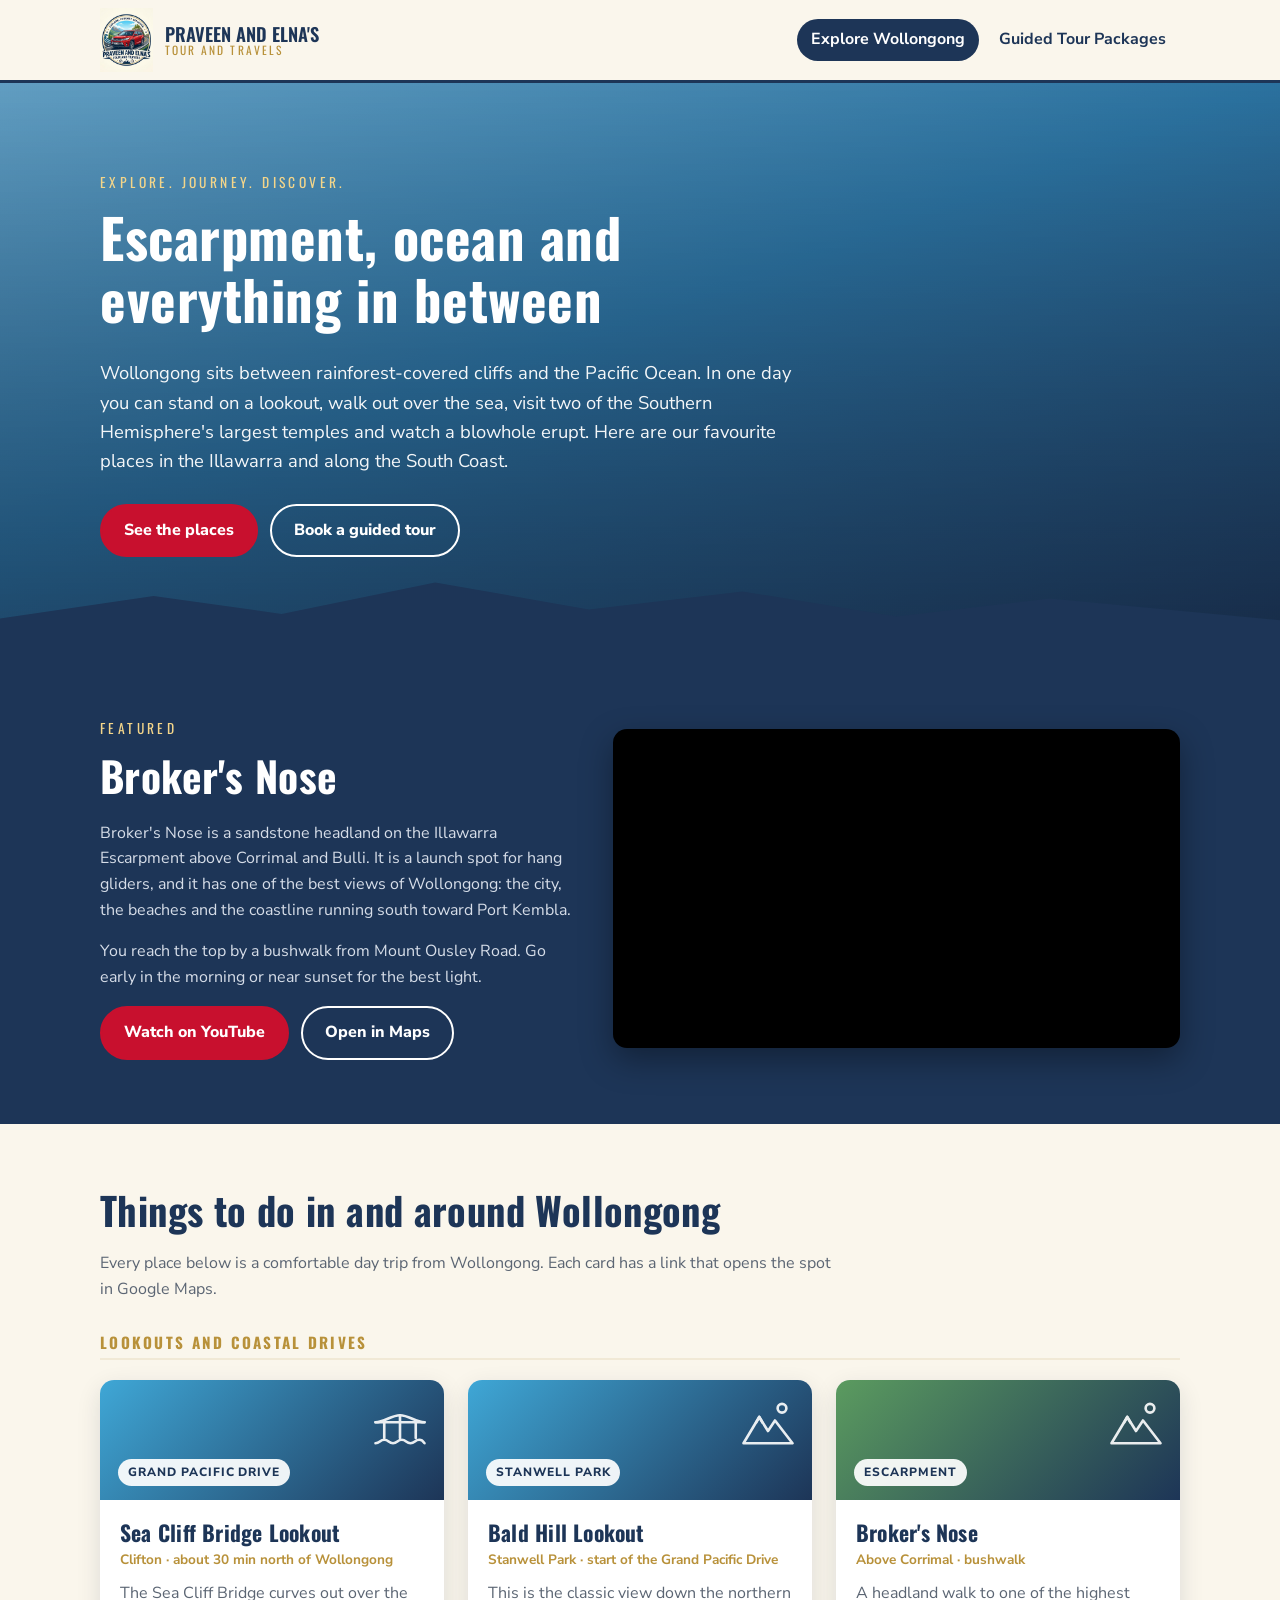
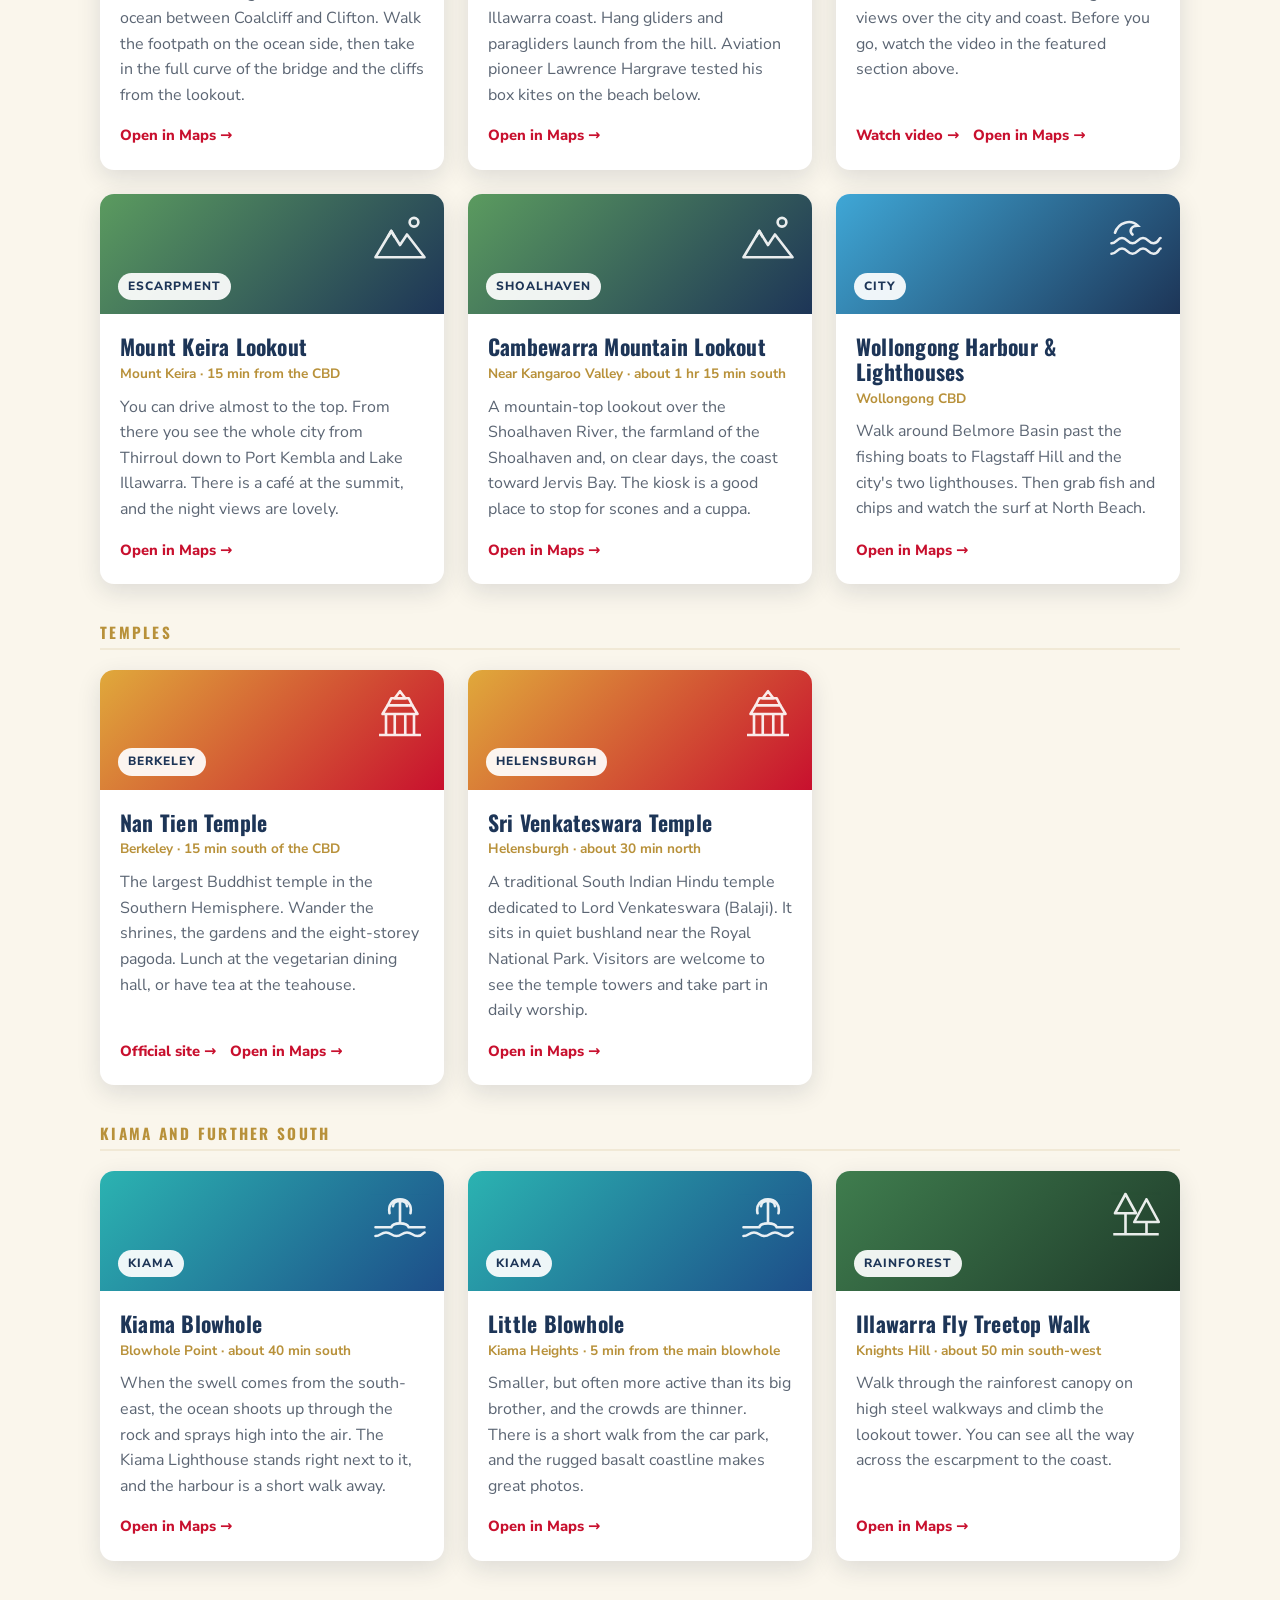
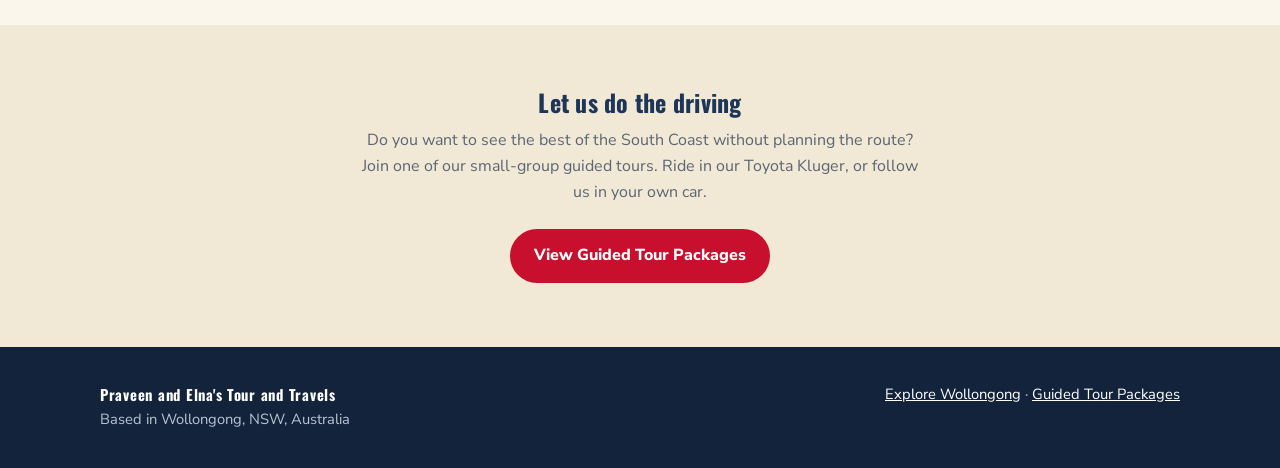
<file: index.html>
<!doctype html>
<html lang="en">
<head>
  <meta charset="utf-8">
  <meta name="viewport" content="width=device-width, initial-scale=1">
  <title>Praveen and Elna's Tour and Travels | Things to do in Wollongong</title>
  <meta name="description" content="Explore Wollongong and the NSW South Coast with Praveen and Elna's Tour and Travels: lookouts, temples, blowholes and coastal drives.">
  <link rel="icon" href="assets/logo-badge.png">
  <link rel="preconnect" href="https://fonts.googleapis.com">
  <link rel="preconnect" href="https://fonts.gstatic.com" crossorigin>
  <link href="https://fonts.googleapis.com/css2?family=Nunito+Sans:wght@400;700;800&family=Oswald:wght@400;600&display=swap" rel="stylesheet">
  <link rel="stylesheet" href="styles.css?v=5">
</head>
<body>

  <!-- Icon sprite -->
  <svg width="0" height="0" style="position:absolute" aria-hidden="true">
    <symbol id="i-wave" viewBox="0 0 64 64" fill="none" stroke="#fff" stroke-width="3" stroke-linecap="round">
      <path d="M4 38c6 0 6-6 12-6s6 6 12 6 6-6 12-6 6 6 12 6 6-6 8-6"/>
      <path d="M4 50c6 0 6-6 12-6s6 6 12 6 6-6 12-6 6 6 12 6 6-6 8-6"/>
      <path d="M8 26c4-12 18-16 26-8-8 0-10 6-6 10"/>
    </symbol>
    <symbol id="i-temple" viewBox="0 0 64 64" fill="none" stroke="#fff" stroke-width="3" stroke-linejoin="round">
      <path d="M32 6l-6 8h12z"/>
      <path d="M18 22h28l-4-8H22z"/>
      <path d="M12 32h40l-6-10H18z"/>
      <path d="M16 32v24M48 32v24M26 32v24M38 32v24M8 56h48"/>
    </symbol>
    <symbol id="i-mountain" viewBox="0 0 64 64" fill="none" stroke="#fff" stroke-width="3" stroke-linejoin="round">
      <path d="M4 54l18-30 10 16 8-12 20 26z"/>
      <path d="M18 31l4-7 4 7"/>
      <circle cx="48" cy="14" r="5"/>
    </symbol>
    <symbol id="i-bridge" viewBox="0 0 64 64" fill="none" stroke="#fff" stroke-width="3" stroke-linecap="round">
      <path d="M4 30c10 0 18-8 28-8s18 8 28 8"/>
      <path d="M4 30h56M14 30v18M32 22v26M50 30v18"/>
      <path d="M4 54c5 0 5-4 10-4s5 4 10 4 5-4 10-4 5 4 10 4 5-4 10-4 5 4 6 4"/>
    </symbol>
    <symbol id="i-blow" viewBox="0 0 64 64" fill="none" stroke="#fff" stroke-width="3" stroke-linecap="round">
      <path d="M32 40V14M24 22c0-8 16-8 16 0M20 30c-2-10 4-16 12-16s14 6 12 16"/>
      <path d="M4 46h18c2-6 18-6 20 0h18"/>
      <path d="M4 56c6 0 6-4 12-4s6 4 12 4 6-4 12-4 6 4 12 4 6-4 8-4"/>
    </symbol>
    <symbol id="i-tree" viewBox="0 0 64 64" fill="none" stroke="#fff" stroke-width="3" stroke-linejoin="round">
      <path d="M20 8l-12 22h24z"/><path d="M20 30v24"/>
      <path d="M44 14l-14 26h28z"/><path d="M44 40v14"/>
      <path d="M6 54h52"/>
    </symbol>
  </svg>

  <header class="site-header">
    <div class="container">
      <a class="brand" href="index.html">
        <img src="assets/logo-badge.png" alt="Praveen and Elna's Tour and Travels logo">
        <span class="brand-name">Praveen and Elna's<small>Tour and Travels</small></span>
      </a>
      <nav class="nav" aria-label="Main">
        <a href="index.html" aria-current="page">Explore Wollongong</a>
        <a href="tours.html">Guided Tour Packages</a>
      </nav>
    </div>
  </header>

  <main>
    <section class="hero">
      <div class="container">
        <span class="eyebrow">Explore. Journey. Discover.</span>
        <h1>Escarpment, ocean and everything in between</h1>
        <p>Wollongong sits between rainforest-covered cliffs and the Pacific Ocean. In one day you can stand on a lookout, walk out over the sea, visit two of the Southern Hemisphere's largest temples and watch a blowhole erupt. Here are our favourite places in the Illawarra and along the South Coast.</p>
        <div class="btn-row">
          <a class="btn" href="#places">See the places</a>
          <a class="btn btn-outline" href="tours.html">Book a guided tour</a>
        </div>
      </div>
    </section>

    <section class="feature" id="brokers-nose">
      <div class="container feature-grid">
        <div>
          <span class="eyebrow">Featured</span>
          <h2>Broker's Nose</h2>
          <p>Broker's Nose is a sandstone headland on the Illawarra Escarpment above Corrimal and Bulli. It is a launch spot for hang gliders, and it has one of the best views of Wollongong: the city, the beaches and the coastline running south toward Port Kembla.</p>
          <p>You reach the top by a bushwalk from Mount Ousley Road. Go early in the morning or near sunset for the best light.</p>
          <div class="btn-row">
            <a class="btn" href="https://youtu.be/9htoXTUgsHY?si=XMVBREc-aG31M1ik" target="_blank" rel="noopener">Watch on YouTube</a>
            <a class="btn btn-outline" style="color:#fff;border-color:#fff" href="https://www.google.com/maps/search/?api=1&query=Brokers+Nose+Lookout+NSW" target="_blank" rel="noopener">Open in Maps</a>
          </div>
        </div>
        <div class="video-wrap">
          <iframe src="https://www.youtube-nocookie.com/embed/9htoXTUgsHY" title="Broker's Nose, Wollongong" loading="lazy" allow="accelerometer; encrypted-media; gyroscope; picture-in-picture" allowfullscreen></iframe>
        </div>
      </div>
    </section>

    <section id="places">
      <div class="container">
        <div class="section-head">
          <h2>Things to do in and around Wollongong</h2>
          <p>Every place below is a comfortable day trip from Wollongong. Each card has a link that opens the spot in Google Maps.</p>
        </div>

        <h3 class="region-label">Lookouts and coastal drives</h3>
        <div class="grid">
          <article class="card">
            <div class="card-banner banner-coast">
              <svg><use href="#i-bridge"/></svg>
              <span class="tag">Grand Pacific Drive</span>
            </div>
            <div class="card-body">
              <h3>Sea Cliff Bridge Lookout</h3>
              <div class="card-meta">Clifton · about 30 min north of Wollongong</div>
              <p>The Sea Cliff Bridge curves out over the ocean between Coalcliff and Clifton. Walk the footpath on the ocean side, then take in the full curve of the bridge and the cliffs from the lookout.</p>
              <div class="card-links">
                <a href="https://www.google.com/maps/search/?api=1&query=Sea+Cliff+Bridge+Lookout+Clifton+NSW" target="_blank" rel="noopener">Open in Maps →</a>
              </div>
            </div>
          </article>

          <article class="card">
            <div class="card-banner banner-coast">
              <svg><use href="#i-mountain"/></svg>
              <span class="tag">Stanwell Park</span>
            </div>
            <div class="card-body">
              <h3>Bald Hill Lookout</h3>
              <div class="card-meta">Stanwell Park · start of the Grand Pacific Drive</div>
              <p>This is the classic view down the northern Illawarra coast. Hang gliders and paragliders launch from the hill. Aviation pioneer Lawrence Hargrave tested his box kites on the beach below.</p>
              <div class="card-links">
                <a href="https://www.google.com/maps/search/?api=1&query=Bald+Hill+Lookout+Stanwell+Park" target="_blank" rel="noopener">Open in Maps →</a>
              </div>
            </div>
          </article>

          <article class="card">
            <div class="card-banner banner-mountain">
              <svg><use href="#i-mountain"/></svg>
              <span class="tag">Escarpment</span>
            </div>
            <div class="card-body">
              <h3>Broker's Nose</h3>
              <div class="card-meta">Above Corrimal · bushwalk</div>
              <p>A headland walk to one of the highest views over the city and coast. Before you go, watch the video in the featured section above.</p>
              <div class="card-links">
                <a href="https://youtu.be/9htoXTUgsHY?si=XMVBREc-aG31M1ik" target="_blank" rel="noopener">Watch video →</a>
                <a href="https://www.google.com/maps/search/?api=1&query=Brokers+Nose+Lookout+NSW" target="_blank" rel="noopener">Open in Maps →</a>
              </div>
            </div>
          </article>

          <article class="card">
            <div class="card-banner banner-mountain">
              <svg><use href="#i-mountain"/></svg>
              <span class="tag">Escarpment</span>
            </div>
            <div class="card-body">
              <h3>Mount Keira Lookout</h3>
              <div class="card-meta">Mount Keira · 15 min from the CBD</div>
              <p>You can drive almost to the top. From there you see the whole city from Thirroul down to Port Kembla and Lake Illawarra. There is a café at the summit, and the night views are lovely.</p>
              <div class="card-links">
                <a href="https://www.google.com/maps/search/?api=1&query=Mount+Keira+Summit+Park" target="_blank" rel="noopener">Open in Maps →</a>
              </div>
            </div>
          </article>

          <article class="card">
            <div class="card-banner banner-mountain">
              <svg><use href="#i-mountain"/></svg>
              <span class="tag">Shoalhaven</span>
            </div>
            <div class="card-body">
              <h3>Cambewarra Mountain Lookout</h3>
              <div class="card-meta">Near Kangaroo Valley · about 1 hr 15 min south</div>
              <p>A mountain-top lookout over the Shoalhaven River, the farmland of the Shoalhaven and, on clear days, the coast toward Jervis Bay. The kiosk is a good place to stop for scones and a cuppa.</p>
              <div class="card-links">
                <a href="https://www.google.com/maps/search/?api=1&query=Cambewarra+Mountain+Lookout" target="_blank" rel="noopener">Open in Maps →</a>
              </div>
            </div>
          </article>

          <article class="card">
            <div class="card-banner banner-coast">
              <svg><use href="#i-wave"/></svg>
              <span class="tag">City</span>
            </div>
            <div class="card-body">
              <h3>Wollongong Harbour &amp; Lighthouses</h3>
              <div class="card-meta">Wollongong CBD</div>
              <p>Walk around Belmore Basin past the fishing boats to Flagstaff Hill and the city's two lighthouses. Then grab fish and chips and watch the surf at North Beach.</p>
              <div class="card-links">
                <a href="https://www.google.com/maps/search/?api=1&query=Wollongong+Head+Lighthouse" target="_blank" rel="noopener">Open in Maps →</a>
              </div>
            </div>
          </article>
        </div>

        <h3 class="region-label">Temples</h3>
        <div class="grid">
          <article class="card">
            <div class="card-banner banner-temple">
              <svg><use href="#i-temple"/></svg>
              <span class="tag">Berkeley</span>
            </div>
            <div class="card-body">
              <h3>Nan Tien Temple</h3>
              <div class="card-meta">Berkeley · 15 min south of the CBD</div>
              <p>The largest Buddhist temple in the Southern Hemisphere. Wander the shrines, the gardens and the eight-storey pagoda. Lunch at the vegetarian dining hall, or have tea at the teahouse.</p>
              <div class="card-links">
                <a href="https://www.nantien.org.au/" target="_blank" rel="noopener">Official site →</a>
                <a href="https://www.google.com/maps/search/?api=1&query=Nan+Tien+Temple" target="_blank" rel="noopener">Open in Maps →</a>
              </div>
            </div>
          </article>

          <article class="card">
            <div class="card-banner banner-temple">
              <svg><use href="#i-temple"/></svg>
              <span class="tag">Helensburgh</span>
            </div>
            <div class="card-body">
              <h3>Sri Venkateswara Temple</h3>
              <div class="card-meta">Helensburgh · about 30 min north</div>
              <p>A traditional South Indian Hindu temple dedicated to Lord Venkateswara (Balaji). It sits in quiet bushland near the Royal National Park. Visitors are welcome to see the temple towers and take part in daily worship.</p>
              <div class="card-links">
                <a href="https://www.google.com/maps/search/?api=1&query=Sri+Venkateswara+Temple+Helensburgh" target="_blank" rel="noopener">Open in Maps →</a>
              </div>
            </div>
          </article>
        </div>

        <h3 class="region-label">Kiama and further south</h3>
        <div class="grid">
          <article class="card">
            <div class="card-banner banner-blow">
              <svg><use href="#i-blow"/></svg>
              <span class="tag">Kiama</span>
            </div>
            <div class="card-body">
              <h3>Kiama Blowhole</h3>
              <div class="card-meta">Blowhole Point · about 40 min south</div>
              <p>When the swell comes from the south-east, the ocean shoots up through the rock and sprays high into the air. The Kiama Lighthouse stands right next to it, and the harbour is a short walk away.</p>
              <div class="card-links">
                <a href="https://www.google.com/maps/search/?api=1&query=Kiama+Blowhole" target="_blank" rel="noopener">Open in Maps →</a>
              </div>
            </div>
          </article>

          <article class="card">
            <div class="card-banner banner-blow">
              <svg><use href="#i-blow"/></svg>
              <span class="tag">Kiama</span>
            </div>
            <div class="card-body">
              <h3>Little Blowhole</h3>
              <div class="card-meta">Kiama Heights · 5 min from the main blowhole</div>
              <p>Smaller, but often more active than its big brother, and the crowds are thinner. There is a short walk from the car park, and the rugged basalt coastline makes great photos.</p>
              <div class="card-links">
                <a href="https://www.google.com/maps/search/?api=1&query=Little+Blowhole+Kiama" target="_blank" rel="noopener">Open in Maps →</a>
              </div>
            </div>
          </article>

          <article class="card">
            <div class="card-banner banner-forest">
              <svg><use href="#i-tree"/></svg>
              <span class="tag">Rainforest</span>
            </div>
            <div class="card-body">
              <h3>Illawarra Fly Treetop Walk</h3>
              <div class="card-meta">Knights Hill · about 50 min south-west</div>
              <p>Walk through the rainforest canopy on high steel walkways and climb the lookout tower. You can see all the way across the escarpment to the coast.</p>
              <div class="card-links">
                <a href="https://www.google.com/maps/search/?api=1&query=Illawarra+Fly+Treetop+Adventures" target="_blank" rel="noopener">Open in Maps →</a>
              </div>
            </div>
          </article>
        </div>
      </div>
    </section>

    <section class="cta">
      <div class="container">
        <h2>Let us do the driving</h2>
        <p>Do you want to see the best of the South Coast without planning the route? Join one of our small-group guided tours. Ride in our Toyota Kluger, or follow us in your own car.</p>
        <a class="btn" href="tours.html">View Guided Tour Packages</a>
      </div>
    </section>
  </main>

  <footer class="site-footer">
    <div class="container">
      <div>
        <strong>Praveen and Elna's Tour and Travels</strong><br>
        Based in Wollongong, NSW, Australia
      </div>
      <div>
        <a href="index.html">Explore Wollongong</a> · <a href="tours.html">Guided Tour Packages</a>
      </div>
    </div>
  </footer>

</body>
</html>
</file>
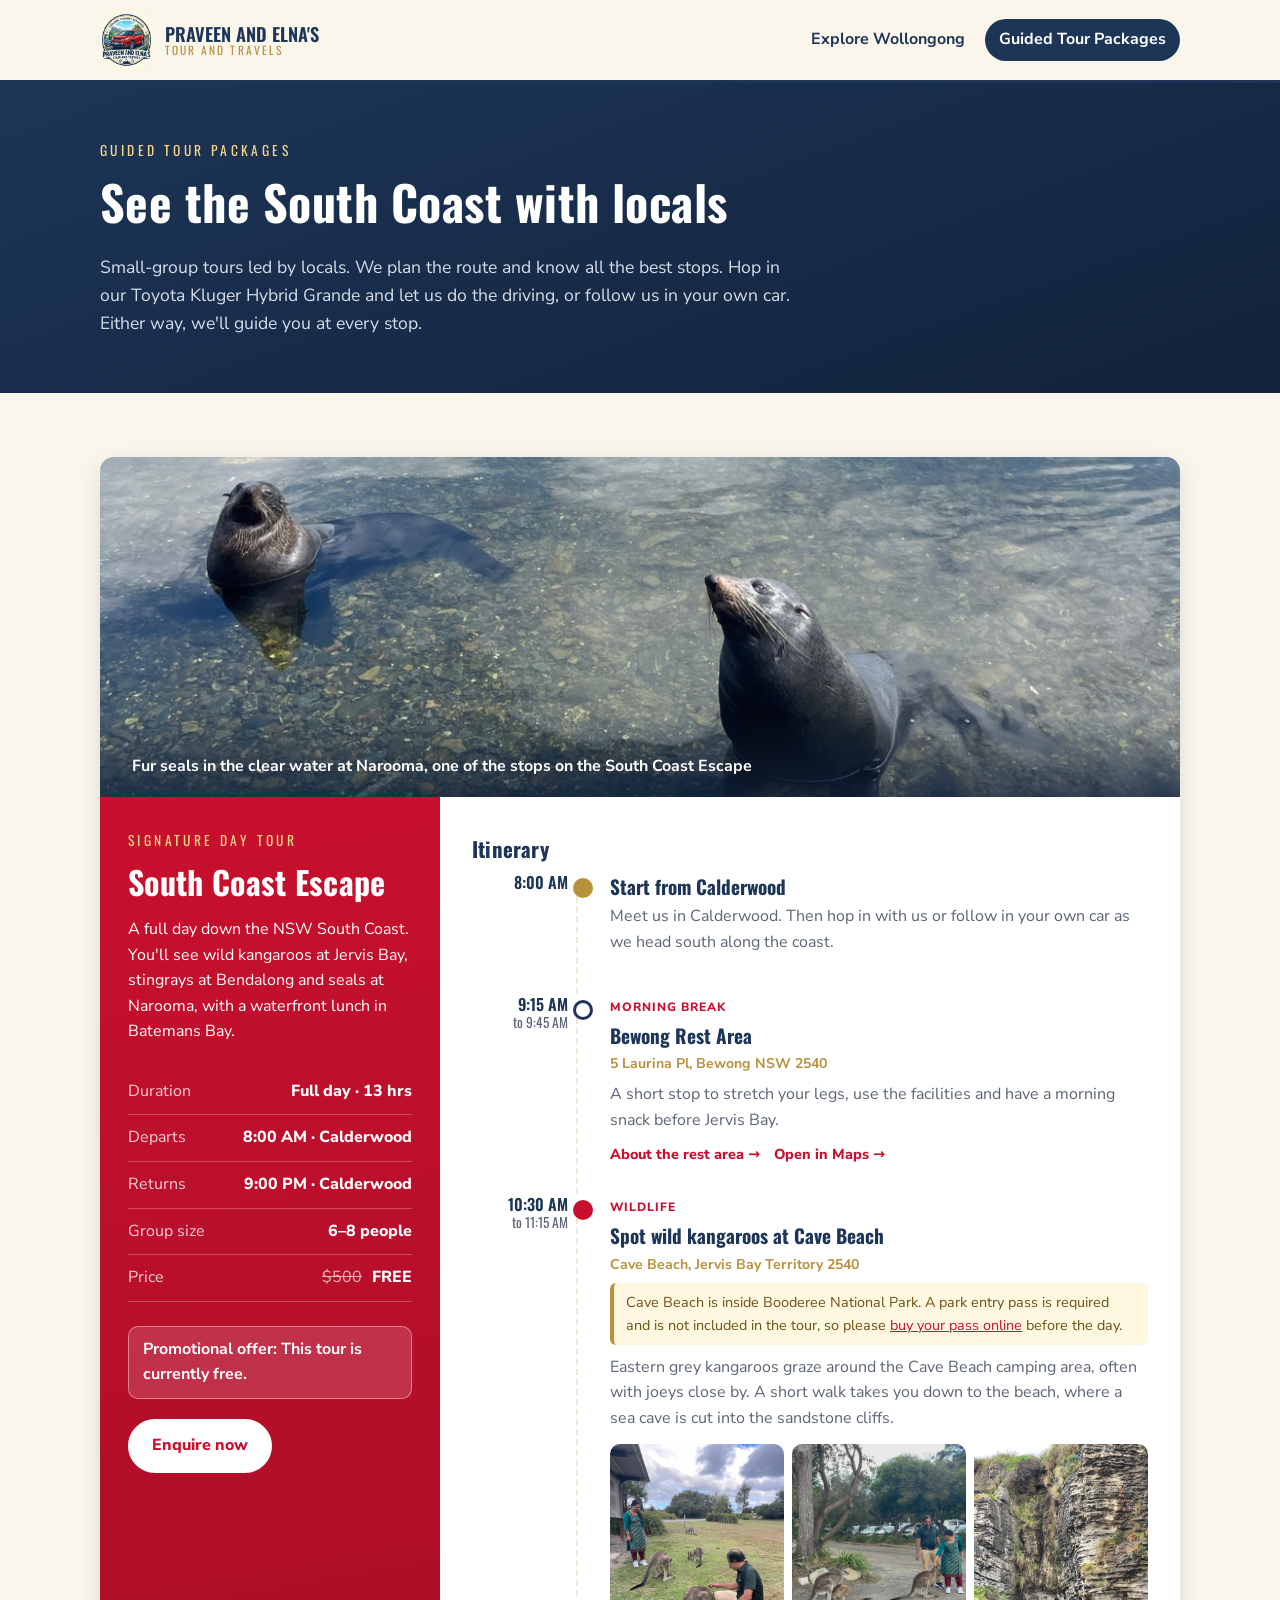
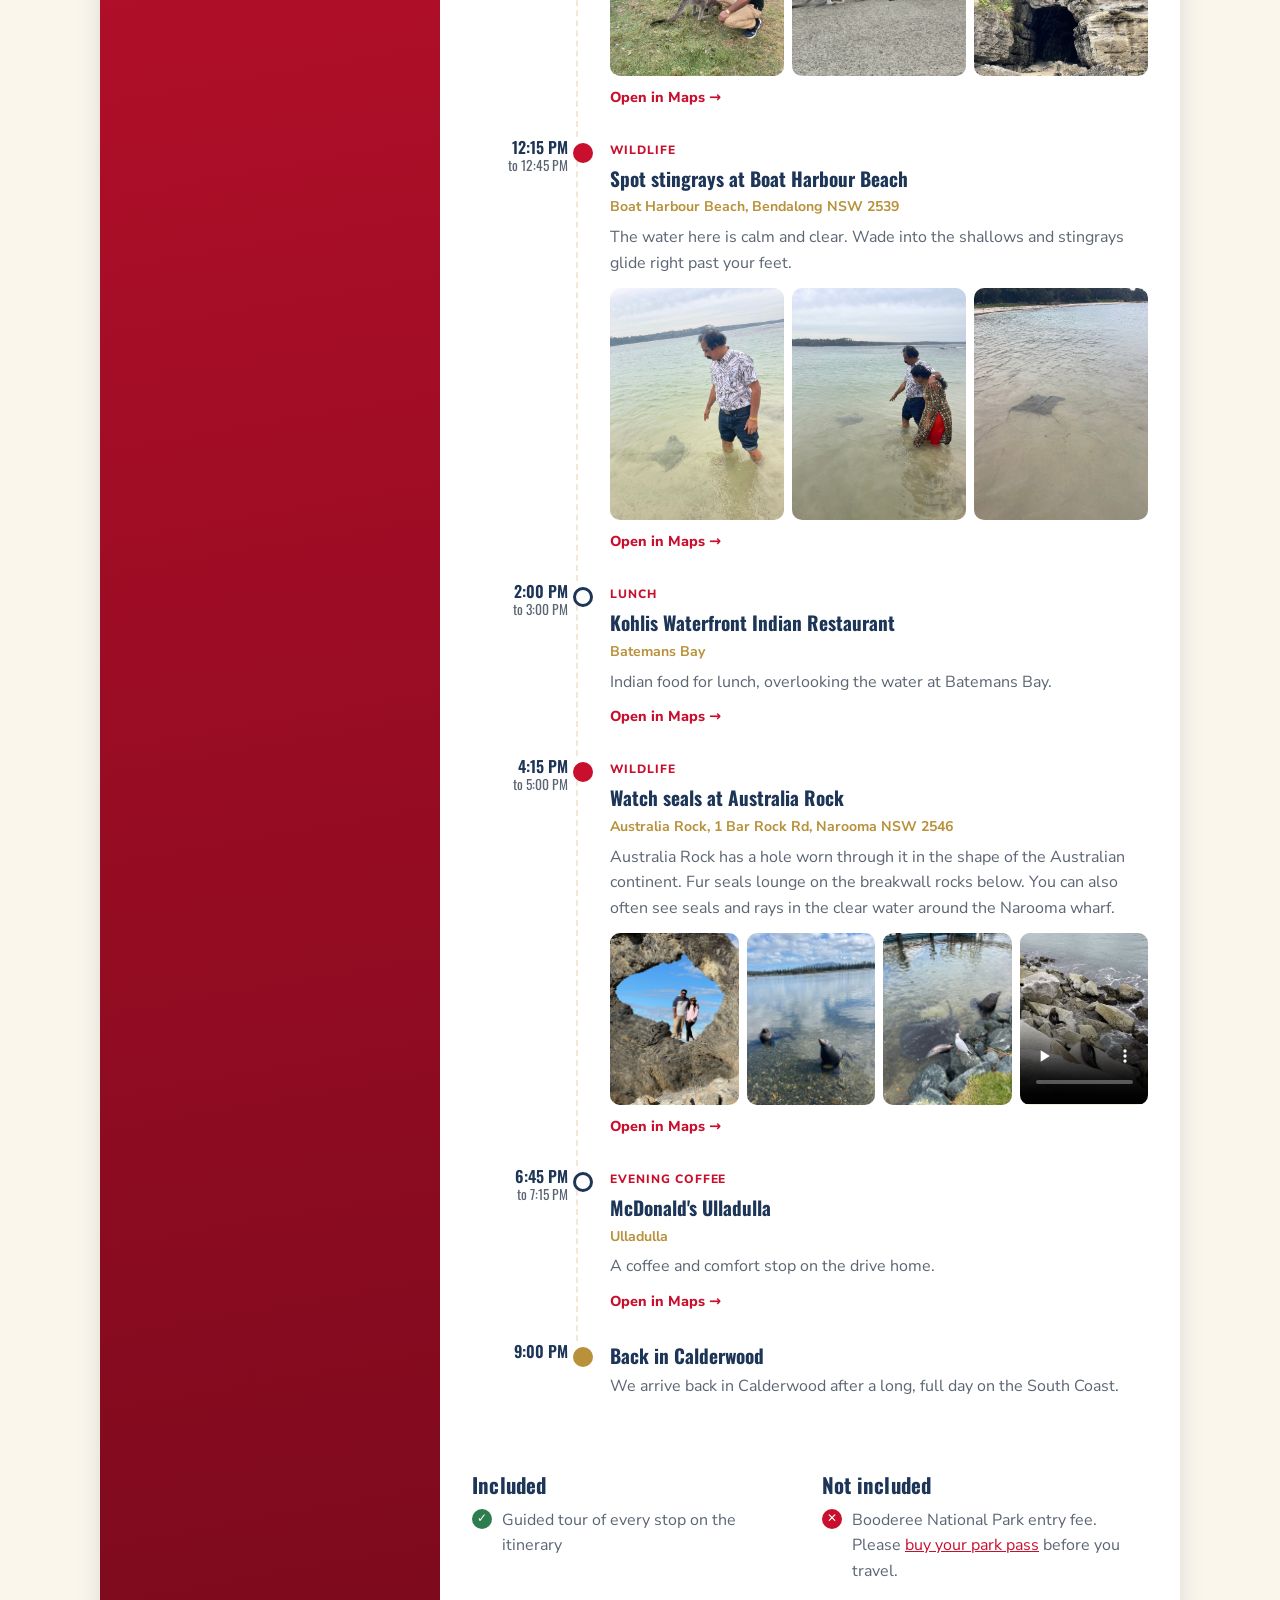
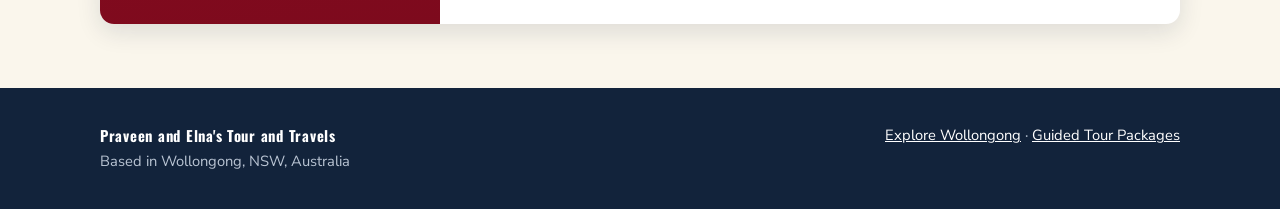
<file: tours.html>
<!doctype html>
<html lang="en">
<head>
  <meta charset="utf-8">
  <meta name="viewport" content="width=device-width, initial-scale=1">
  <title>Guided Tour Packages | Praveen and Elna's Tour and Travels</title>
  <meta name="description" content="Guided small-group tours of Wollongong and the NSW South Coast, including the South Coast Escape.">
  <link rel="icon" href="assets/logo-badge.png">
  <link rel="preconnect" href="https://fonts.googleapis.com">
  <link rel="preconnect" href="https://fonts.gstatic.com" crossorigin>
  <link href="https://fonts.googleapis.com/css2?family=Nunito+Sans:wght@400;700;800&family=Oswald:wght@400;600&display=swap" rel="stylesheet">
  <link rel="stylesheet" href="styles.css?v=5">
</head>
<body>

  <header class="site-header">
    <div class="container">
      <a class="brand" href="index.html">
        <img src="assets/logo-badge.png" alt="Praveen and Elna's Tour and Travels logo">
        <span class="brand-name">Praveen and Elna's<small>Tour and Travels</small></span>
      </a>
      <nav class="nav" aria-label="Main">
        <a href="index.html">Explore Wollongong</a>
        <a href="tours.html" aria-current="page">Guided Tour Packages</a>
      </nav>
    </div>
  </header>

  <main>
    <section class="page-hero">
      <div class="container">
        <span class="eyebrow">Guided Tour Packages</span>
        <h1>See the South Coast with locals</h1>
        <p>Small-group tours led by locals. We plan the route and know all the best stops. Hop in our Toyota Kluger Hybrid Grande and let us do the driving, or follow us in your own car. Either way, we'll guide you at every stop.</p>
      </div>
    </section>

    <section id="south-coast-escape">
      <div class="container">
        <article class="tour">
          <figure class="tour-cover" style="margin:0">
            <img src="assets/tour/narooma-2.jpg" alt="Two fur seals resting in clear shallow water at Narooma">
            <figcaption>Fur seals in the clear water at Narooma, one of the stops on the South Coast Escape</figcaption>
          </figure>

          <div class="tour-aside">
            <span class="eyebrow">Signature day tour</span>
            <h2>South Coast Escape</h2>
            <p>A full day down the NSW South Coast. You'll see wild kangaroos at Jervis Bay, stingrays at Bendalong and seals at Narooma, with a waterfront lunch in Batemans Bay.</p>
            <ul class="tour-facts">
              <li><span>Duration</span><span>Full day · 13 hrs</span></li>
              <li><span>Departs</span><span>8:00 AM · Calderwood</span></li>
              <li><span>Returns</span><span>9:00 PM · Calderwood</span></li>
              <li><span>Group size</span><span>6–8 people</span></li>
              <li><span>Price</span><span><s class="was">$500</s> FREE</span></li>
            </ul>
            <p class="promo">Promotional offer: This tour is currently free.</p>
            <a class="btn" href="tel:+61415715989">Enquire now</a>
          </div>

          <div class="tour-main">
            <h3>Itinerary</h3>
            <ol class="timeline">
              <li class="stop endpoint">
                <div class="stop-time">8:00 AM</div>
                <div class="stop-body">
                  <h4>Start from Calderwood</h4>
                  <p>Meet us in Calderwood. Then hop in with us or follow in your own car as we head south along the coast.</p>
                </div>
              </li>

              <li class="stop">
                <div class="stop-time">9:15 AM<small>to 9:45 AM</small></div>
                <div class="stop-body">
                  <span class="stop-kicker">Morning break</span>
                  <h4>Bewong Rest Area</h4>
                  <div class="stop-place">5 Laurina Pl, Bewong NSW 2540</div>
                  <p>A short stop to stretch your legs, use the facilities and have a morning snack before Jervis Bay.</p>
                  <div class="stop-links">
                    <a href="https://campermate.com/en/location/australia/nsw/south-coast/free-campsites/bewong-rest-area/7a441558-a361-4ec8-9b7e-c842cecfbd2f" target="_blank" rel="noopener">About the rest area →</a>
                    <a href="https://www.google.com/maps/search/?api=1&query=Bewong+Rest+Area+NSW" target="_blank" rel="noopener">Open in Maps →</a>
                  </div>
                </div>
              </li>

              <li class="stop highlight">
                <div class="stop-time">10:30 AM<small>to 11:15 AM</small></div>
                <div class="stop-body">
                  <span class="stop-kicker">Wildlife</span>
                  <h4>Spot wild kangaroos at Cave Beach</h4>
                  <div class="stop-place">Cave Beach, Jervis Bay Territory 2540</div>
                  <p class="pass-note">Cave Beach is inside Booderee National Park. A park entry pass is required and is not included in the tour, so please <a href="https://book.parksaustralia.gov.au/passes/booderee/" target="_blank" rel="noopener">buy your pass online</a> before the day.</p>
                  <p>Eastern grey kangaroos graze around the Cave Beach camping area, often with joeys close by. A short walk takes you down to the beach, where a sea cave is cut into the sandstone cliffs.</p>
                  <div class="gallery">
                    <a href="assets/tour/cave-beach-kangaroos-2.jpg" target="_blank"><img src="assets/tour/cave-beach-kangaroos-2.jpg" alt="Kangaroos grazing on the grass at Cave Beach camping area" loading="lazy"></a>
                    <a href="assets/tour/cave-beach-kangaroos-1.jpg" target="_blank"><img src="assets/tour/cave-beach-kangaroos-1.jpg" alt="Kangaroo and joey near visitors at Cave Beach" loading="lazy"></a>
                    <a href="assets/tour/cave-beach-sea-cave.jpg" target="_blank"><img src="assets/tour/cave-beach-sea-cave.jpg" alt="Sea cave in the cliffs at Cave Beach" loading="lazy"></a>
                  </div>
                  <div class="stop-links">
                    <a href="https://www.google.com/maps/search/?api=1&query=Cave+Beach+Jervis+Bay+Territory" target="_blank" rel="noopener">Open in Maps →</a>
                  </div>
                </div>
              </li>

              <li class="stop highlight">
                <div class="stop-time">12:15 PM<small>to 12:45 PM</small></div>
                <div class="stop-body">
                  <span class="stop-kicker">Wildlife</span>
                  <h4>Spot stingrays at Boat Harbour Beach</h4>
                  <div class="stop-place">Boat Harbour Beach, Bendalong NSW 2539</div>
                  <p>The water here is calm and clear. Wade into the shallows and stingrays glide right past your feet.</p>
                  <div class="gallery">
                    <a href="assets/tour/boat-harbour-stingray-1.jpg" target="_blank"><img src="assets/tour/boat-harbour-stingray-1.jpg" alt="Stingray swimming beside a visitor in shallow water at Boat Harbour Beach" loading="lazy"></a>
                    <a href="assets/tour/boat-harbour-stingray-2.jpg" target="_blank"><img src="assets/tour/boat-harbour-stingray-2.jpg" alt="Two visitors watching a stingray in the shallows" loading="lazy"></a>
                    <a href="assets/tour/boat-harbour-stingray-3.jpg" target="_blank"><img src="assets/tour/boat-harbour-stingray-3.jpg" alt="Stingray gliding over the sand at Boat Harbour Beach" loading="lazy"></a>
                  </div>
                  <div class="stop-links">
                    <a href="https://www.google.com/maps/search/?api=1&query=Boat+Harbour+Beach+Bendalong+NSW" target="_blank" rel="noopener">Open in Maps →</a>
                  </div>
                </div>
              </li>

              <li class="stop">
                <div class="stop-time">2:00 PM<small>to 3:00 PM</small></div>
                <div class="stop-body">
                  <span class="stop-kicker">Lunch</span>
                  <h4>Kohlis Waterfront Indian Restaurant</h4>
                  <div class="stop-place">Batemans Bay</div>
                  <p>Indian food for lunch, overlooking the water at Batemans Bay.</p>
                  <div class="stop-links">
                    <a href="https://www.google.com/maps/search/?api=1&query=Kohlis+Waterfront+Indian+Restaurant+Batemans+Bay" target="_blank" rel="noopener">Open in Maps →</a>
                  </div>
                </div>
              </li>

              <li class="stop highlight">
                <div class="stop-time">4:15 PM<small>to 5:00 PM</small></div>
                <div class="stop-body">
                  <span class="stop-kicker">Wildlife</span>
                  <h4>Watch seals at Australia Rock</h4>
                  <div class="stop-place">Australia Rock, 1 Bar Rock Rd, Narooma NSW 2546</div>
                  <p>Australia Rock has a hole worn through it in the shape of the Australian continent. Fur seals lounge on the breakwall rocks below. You can also often see seals and rays in the clear water around the Narooma wharf.</p>
                  <div class="gallery four">
                    <a href="assets/tour/narooma-3.jpg" target="_blank"><img src="assets/tour/narooma-3.jpg" alt="Visitors framed inside the Australia-shaped hole of Australia Rock" loading="lazy"></a>
                    <a href="assets/tour/narooma-2.jpg" target="_blank"><img src="assets/tour/narooma-2.jpg" alt="Two fur seals in clear water at Narooma" loading="lazy"></a>
                    <a href="assets/tour/narooma-1.jpg" target="_blank"><img src="assets/tour/narooma-1.jpg" alt="A seal and a large stingray by the rocks at Narooma wharf" loading="lazy"></a>
                    <video src="assets/tour/narooma-seals.mp4" poster="assets/tour/narooma-seals-poster.jpg" controls muted playsinline preload="none" aria-label="Video of fur seals on the breakwall rocks at Narooma"></video>
                  </div>
                  <div class="stop-links">
                    <a href="https://www.google.com/maps/search/?api=1&query=Australia+Rock+Narooma" target="_blank" rel="noopener">Open in Maps →</a>
                  </div>
                </div>
              </li>

              <li class="stop">
                <div class="stop-time">6:45 PM<small>to 7:15 PM</small></div>
                <div class="stop-body">
                  <span class="stop-kicker">Evening coffee</span>
                  <h4>McDonald's Ulladulla</h4>
                  <div class="stop-place">Ulladulla</div>
                  <p>A coffee and comfort stop on the drive home.</p>
                  <div class="stop-links">
                    <a href="https://www.google.com/maps/search/?api=1&query=McDonald%27s+Ulladulla" target="_blank" rel="noopener">Open in Maps →</a>
                  </div>
                </div>
              </li>

              <li class="stop endpoint">
                <div class="stop-time">9:00 PM</div>
                <div class="stop-body">
                  <h4>Back in Calderwood</h4>
                  <p>We arrive back in Calderwood after a long, full day on the South Coast.</p>
                </div>
              </li>
            </ol>

            <div class="incl">
              <div>
                <h3>Included</h3>
                <ul class="incl-list yes">
                  <li>Guided tour of every stop on the itinerary</li>
                </ul>
              </div>
              <div>
                <h3>Not included</h3>
                <ul class="incl-list no">
                  <li>Booderee National Park entry fee. Please <a href="https://book.parksaustralia.gov.au/passes/booderee/" target="_blank" rel="noopener">buy your park pass</a> before you travel.</li>
                </ul>
              </div>
            </div>
          </div>
        </article>
      </div>
    </section>
  </main>

  <footer class="site-footer">
    <div class="container">
      <div>
        <strong>Praveen and Elna's Tour and Travels</strong><br>
        Based in Wollongong, NSW, Australia
      </div>
      <div>
        <a href="index.html">Explore Wollongong</a> · <a href="tours.html">Guided Tour Packages</a>
      </div>
    </div>
  </footer>

</body>
</html>
</file>
<file: styles.css>
:root {
  --navy: #1d3557;
  --navy-deep: #12233b;
  --red: #c8102e;
  --red-dark: #9e0c24;
  --gold: #b8913a;
  --cream: #faf6ec;
  --cream-deep: #f1e9d6;
  --ink: #1f2933;
  --muted: #5b6573;
  --white: #ffffff;
  --radius: 14px;
  --shadow: 0 8px 24px rgba(18, 35, 59, 0.12);
  --max: 1120px;
}

* { box-sizing: border-box; }

html { scroll-behavior: smooth; }

body {
  margin: 0;
  font-family: "Nunito Sans", system-ui, -apple-system, "Segoe UI", sans-serif;
  color: var(--ink);
  background: var(--cream);
  line-height: 1.6;
}

h1, h2, h3 {
  font-family: "Oswald", "Arial Narrow", sans-serif;
  color: var(--navy);
  line-height: 1.15;
  letter-spacing: 0.01em;
  margin: 0 0 0.5em;
}

a { color: var(--red); }
img { max-width: 100%; display: block; }

.container {
  width: 100%;
  max-width: var(--max);
  margin: 0 auto;
  padding: 0 20px;
}

/* ---------- Header ---------- */
.site-header {
  background: var(--cream);
  border-bottom: 3px solid var(--navy);
  position: sticky;
  top: 0;
  z-index: 10;
}

.site-header .container {
  display: flex;
  align-items: center;
  justify-content: space-between;
  gap: 16px;
  padding-top: 8px;
  padding-bottom: 8px;
}

.brand {
  display: flex;
  align-items: center;
  gap: 12px;
  text-decoration: none;
  color: var(--navy);
}

.brand img { height: 64px; width: auto; }

.brand-name {
  font-family: "Oswald", sans-serif;
  font-size: 1.15rem;
  font-weight: 600;
  line-height: 1.1;
  text-transform: uppercase;
}

.brand-name small {
  display: block;
  font-size: 0.72rem;
  font-weight: 400;
  letter-spacing: 0.18em;
  color: var(--gold);
}

.nav { display: flex; gap: 6px; flex-wrap: wrap; }

.nav a {
  text-decoration: none;
  color: var(--navy);
  font-weight: 700;
  padding: 8px 14px;
  border-radius: 999px;
}

.nav a:hover { background: var(--cream-deep); }

.nav a[aria-current="page"] {
  background: var(--navy);
  color: var(--white);
}

/* ---------- Hero ---------- */
.hero {
  background:
    linear-gradient(180deg, rgba(18, 35, 59, 0.15), rgba(18, 35, 59, 0.55)),
    linear-gradient(160deg, #6fb3d9 0%, #2f7fb0 45%, #1d3557 100%);
  color: var(--white);
  padding: 88px 0 96px;
  position: relative;
  overflow: hidden;
}

.hero::after {
  /* stylised escarpment + waves silhouette */
  content: "";
  position: absolute;
  left: 0; right: 0; bottom: -1px;
  height: 90px;
  background: var(--navy);
  clip-path: polygon(0 60%, 12% 35%, 22% 55%, 34% 20%, 46% 50%, 58% 30%, 70% 58%, 82% 38%, 100% 62%, 100% 100%, 0 100%);
}

.hero h1 {
  color: var(--white);
  font-size: clamp(2rem, 5vw, 3.4rem);
  max-width: 14em;
}

.hero p {
  font-size: 1.15rem;
  max-width: 38em;
  margin: 0 0 28px;
  opacity: 0.95;
}

.eyebrow {
  display: inline-block;
  font-family: "Oswald", sans-serif;
  letter-spacing: 0.25em;
  text-transform: uppercase;
  font-size: 0.85rem;
  color: #f3d58a;
  margin-bottom: 12px;
}

.btn {
  display: inline-block;
  background: var(--red);
  color: var(--white);
  text-decoration: none;
  font-weight: 800;
  padding: 12px 22px;
  border-radius: 999px;
  border: 2px solid var(--red);
  transition: background 0.15s ease;
}

.btn:hover { background: var(--red-dark); border-color: var(--red-dark); }

.btn-outline {
  background: transparent;
  color: var(--navy);
  border-color: var(--navy);
}

.btn-outline:hover { background: var(--navy); color: var(--white); border-color: var(--navy); }

.hero .btn-outline { color: var(--white); border-color: var(--white); }
.hero .btn-outline:hover { background: var(--white); color: var(--navy); }

.btn-row { display: flex; gap: 12px; flex-wrap: wrap; }

/* ---------- Sections ---------- */
section { padding: 64px 0; }

.section-head { max-width: 46em; margin-bottom: 32px; }
.section-head h2 { font-size: clamp(1.7rem, 3.5vw, 2.4rem); }
.section-head p { color: var(--muted); margin: 0; }

.region-label {
  font-family: "Oswald", sans-serif;
  text-transform: uppercase;
  letter-spacing: 0.15em;
  color: var(--gold);
  font-size: 0.95rem;
  border-bottom: 2px solid var(--cream-deep);
  padding-bottom: 6px;
  margin: 40px 0 20px;
}

.region-label:first-of-type { margin-top: 0; }

/* ---------- Attraction cards ---------- */
.grid {
  display: grid;
  grid-template-columns: repeat(auto-fill, minmax(300px, 1fr));
  gap: 24px;
}

.card {
  background: var(--white);
  border-radius: var(--radius);
  box-shadow: var(--shadow);
  overflow: hidden;
  display: flex;
  flex-direction: column;
}

.card-banner {
  height: 120px;
  display: flex;
  align-items: flex-end;
  padding: 14px 18px;
  color: var(--white);
  position: relative;
}

.card-banner .tag {
  background: rgba(255, 255, 255, 0.92);
  color: var(--navy);
  font-size: 0.75rem;
  font-weight: 800;
  text-transform: uppercase;
  letter-spacing: 0.08em;
  padding: 4px 10px;
  border-radius: 999px;
}

.card-banner svg {
  position: absolute;
  right: 16px;
  top: 16px;
  width: 56px;
  height: 56px;
  opacity: 0.9;
}

.banner-coast   { background: linear-gradient(135deg, #3fa7d6, #1d3557); }
.banner-temple  { background: linear-gradient(135deg, #e0a93b, #c8102e); }
.banner-mountain{ background: linear-gradient(135deg, #5b9b5f, #1d3557); }
.banner-blow    { background: linear-gradient(135deg, #2bb3b1, #1d4e89); }
.banner-forest  { background: linear-gradient(135deg, #3f7d4e, #1f3b2a); }

.card-body { padding: 20px 20px 22px; display: flex; flex-direction: column; flex: 1; }
.card-body h3 { font-size: 1.35rem; margin-bottom: 4px; }

.card-meta {
  font-size: 0.85rem;
  color: var(--gold);
  font-weight: 700;
  margin-bottom: 10px;
}

.card-body p { margin: 0 0 16px; color: var(--muted); }

.card-links { margin-top: auto; display: flex; gap: 14px; flex-wrap: wrap; }

.card-links a {
  font-weight: 800;
  text-decoration: none;
  font-size: 0.92rem;
}

.card-links a:hover { text-decoration: underline; }

/* ---------- Featured video ---------- */
.feature {
  background: var(--navy);
  color: var(--white);
}

.feature h2 { color: var(--white); font-size: clamp(1.9rem, 4vw, 2.6rem); }
.feature p { color: #d6dde8; }

.feature-grid {
  display: grid;
  grid-template-columns: 1fr 1.2fr;
  gap: 40px;
  align-items: center;
}

.video-wrap {
  position: relative;
  aspect-ratio: 16 / 9;
  border-radius: var(--radius);
  overflow: hidden;
  box-shadow: 0 12px 32px rgba(0, 0, 0, 0.35);
  background: #000;
}

.video-wrap iframe { position: absolute; inset: 0; width: 100%; height: 100%; border: 0; }

/* ---------- CTA band ---------- */
.cta {
  background: var(--cream-deep);
  text-align: center;
}

.cta p { color: var(--muted); max-width: 36em; margin: 0 auto 24px; }

/* ---------- Tour package ---------- */
.page-hero {
  background: linear-gradient(160deg, #1d3557, #12233b);
  color: var(--white);
  padding: 56px 0;
}

.page-hero h1 { color: var(--white); font-size: clamp(2rem, 4.5vw, 3rem); }
.page-hero p { margin: 0; max-width: 40em; color: #d6dde8; font-size: 1.1rem; }

.tour {
  background: var(--white);
  border-radius: var(--radius);
  box-shadow: var(--shadow);
  overflow: hidden;
  display: grid;
  grid-template-columns: 340px 1fr;
}

.tour-aside {
  background: linear-gradient(170deg, #c8102e, #7d0a1d);
  color: var(--white);
  padding: 32px 28px;
}

.tour-aside h2 { color: var(--white); font-size: 2rem; }

.tour-facts { list-style: none; padding: 0; margin: 24px 0; }

.tour-facts li {
  display: flex;
  justify-content: space-between;
  gap: 12px;
  border-bottom: 1px solid rgba(255, 255, 255, 0.25);
  padding: 10px 0;
}

.tour-facts span:first-child { opacity: 0.8; }
.tour-facts span:last-child { font-weight: 800; text-align: right; }

.tour-aside .btn { background: var(--white); color: var(--red); border-color: var(--white); }
.tour-aside .btn:hover { background: var(--cream); }

.tour-main { padding: 32px; }
.tour-main h3 { font-size: 1.3rem; margin-top: 8px; }

/* ---------- Footer ---------- */
.site-footer {
  background: var(--navy-deep);
  color: #b9c4d3;
  padding: 36px 0;
  font-size: 0.92rem;
}

.site-footer .container {
  display: flex;
  justify-content: space-between;
  gap: 20px;
  flex-wrap: wrap;
}

.site-footer a { color: var(--white); }
.site-footer strong { color: var(--white); font-family: "Oswald", sans-serif; letter-spacing: 0.05em; }

/* ---------- Responsive ---------- */
@media (max-width: 860px) {
  .feature-grid, .tour { grid-template-columns: 1fr; }
}

@media (max-width: 600px) {
  .site-header { position: static; }
  .site-header .container { flex-direction: column; align-items: flex-start; gap: 8px; }
  .nav { flex-wrap: nowrap; }
  .nav a { padding: 6px 12px; font-size: 0.92rem; }
  .brand img { height: 52px; }
  .hero { padding: 56px 0 80px; }
  section { padding: 48px 0; }
  .tour-main, .tour-aside { padding: 24px 20px; }
  .grid { grid-template-columns: 1fr; }
}

/* ---------- Tour cover + timeline ---------- */
.tour-cover {
  grid-column: 1 / -1;
  position: relative;
  height: 340px;
  overflow: hidden;
}

.tour-cover img { width: 100%; height: 100%; object-fit: cover; object-position: center 70%; }

.tour-cover figcaption {
  position: absolute;
  left: 0; right: 0; bottom: 0;
  padding: 40px 32px 18px;
  color: var(--white);
  font-weight: 700;
  background: linear-gradient(transparent, rgba(18, 35, 59, 0.75));
}

.timeline { list-style: none; padding: 0; margin: 8px 0 28px; }

.stop {
  display: grid;
  grid-template-columns: 96px 1fr;
  gap: 20px;
  position: relative;
  padding-bottom: 28px;
}

.stop::before {
  /* dashed route line */
  content: "";
  position: absolute;
  left: 104px;
  top: 14px;
  bottom: 0;
  border-left: 2px dashed var(--cream-deep);
}

.stop:last-child::before { display: none; }

.stop-time {
  font-family: "Oswald", sans-serif;
  color: var(--navy);
  font-weight: 600;
  text-align: right;
  line-height: 1.25;
}

.stop-time small { display: block; color: var(--muted); font-weight: 400; font-size: 0.85rem; }

.stop-body { position: relative; padding-left: 22px; }

.stop-body::before {
  content: "";
  position: absolute;
  left: -15px;
  top: 6px;
  width: 14px;
  height: 14px;
  border-radius: 50%;
  background: var(--white);
  border: 3px solid var(--navy);
}

.stop.highlight .stop-body::before { background: var(--red); border-color: var(--red); }
.stop.endpoint .stop-body::before { background: var(--gold); border-color: var(--gold); }

.stop-body h4 {
  font-family: "Oswald", sans-serif;
  font-size: 1.2rem;
  color: var(--navy);
  margin: 0 0 2px;
}

.stop-kicker {
  display: inline-block;
  font-size: 0.75rem;
  font-weight: 800;
  text-transform: uppercase;
  letter-spacing: 0.08em;
  color: var(--red);
  margin-bottom: 4px;
}

.stop-place { font-size: 0.88rem; color: var(--gold); font-weight: 700; margin-bottom: 6px; }
.stop-body p { margin: 0 0 10px; color: var(--muted); }
.stop-links { display: flex; gap: 14px; flex-wrap: wrap; font-size: 0.9rem; font-weight: 800; }
.stop-links a { text-decoration: none; }
.stop-links a:hover { text-decoration: underline; }

.gallery {
  display: grid;
  grid-template-columns: repeat(3, 1fr);
  gap: 8px;
  margin: 12px 0 10px;
}

.gallery a, .gallery video {
  display: block;
  border-radius: 10px;
  overflow: hidden;
  aspect-ratio: 3 / 4;
  background: var(--cream-deep);
}

.gallery img, .gallery video { width: 100%; height: 100%; object-fit: cover; transition: transform 0.25s ease; }
.gallery a:hover img { transform: scale(1.04); }

.gallery.four { grid-template-columns: repeat(4, 1fr); }

@media (max-width: 860px) {
  .tour-cover { height: 260px; }
}

@media (max-width: 600px) {
  .stop { grid-template-columns: 64px 1fr; gap: 14px; }
  .stop::before { left: 71px; }
  .stop-time { font-size: 0.92rem; }
  .gallery, .gallery.four { grid-template-columns: repeat(2, 1fr); }
  .tour-cover { height: 220px; }
  .tour-cover figcaption { padding: 30px 20px 14px; }
}

/* ---------- Price, promo, inclusions ---------- */
.tour-facts s.was { opacity: 0.7; font-weight: 400; margin-right: 6px; }

.promo {
  background: rgba(255, 255, 255, 0.15);
  border: 1px solid rgba(255, 255, 255, 0.4);
  border-radius: 10px;
  padding: 10px 14px;
  font-weight: 700;
  margin: 0 0 20px;
}

.pass-note {
  background: #fff8e1;
  border-left: 4px solid var(--gold);
  border-radius: 6px;
  padding: 8px 12px;
  font-size: 0.9rem;
  color: #6b5114 !important;
}

.incl { display: grid; grid-template-columns: 1fr 1fr; gap: 24px; }
.incl-list { list-style: none; padding: 0; margin: 0; }
.incl-list li { position: relative; padding-left: 30px; margin-bottom: 8px; color: var(--muted); }
.incl-list li::before {
  position: absolute; left: 0; top: 1px;
  width: 20px; height: 20px; border-radius: 50%;
  display: grid; place-items: center;
  font-size: 0.75rem; font-weight: 800; color: var(--white);
}
.incl-list.yes li::before { content: "✓"; background: #2e7d4f; }
.incl-list.no li::before { content: "✕"; background: var(--red); }

@media (max-width: 600px) { .incl { grid-template-columns: 1fr; } }
</file>
